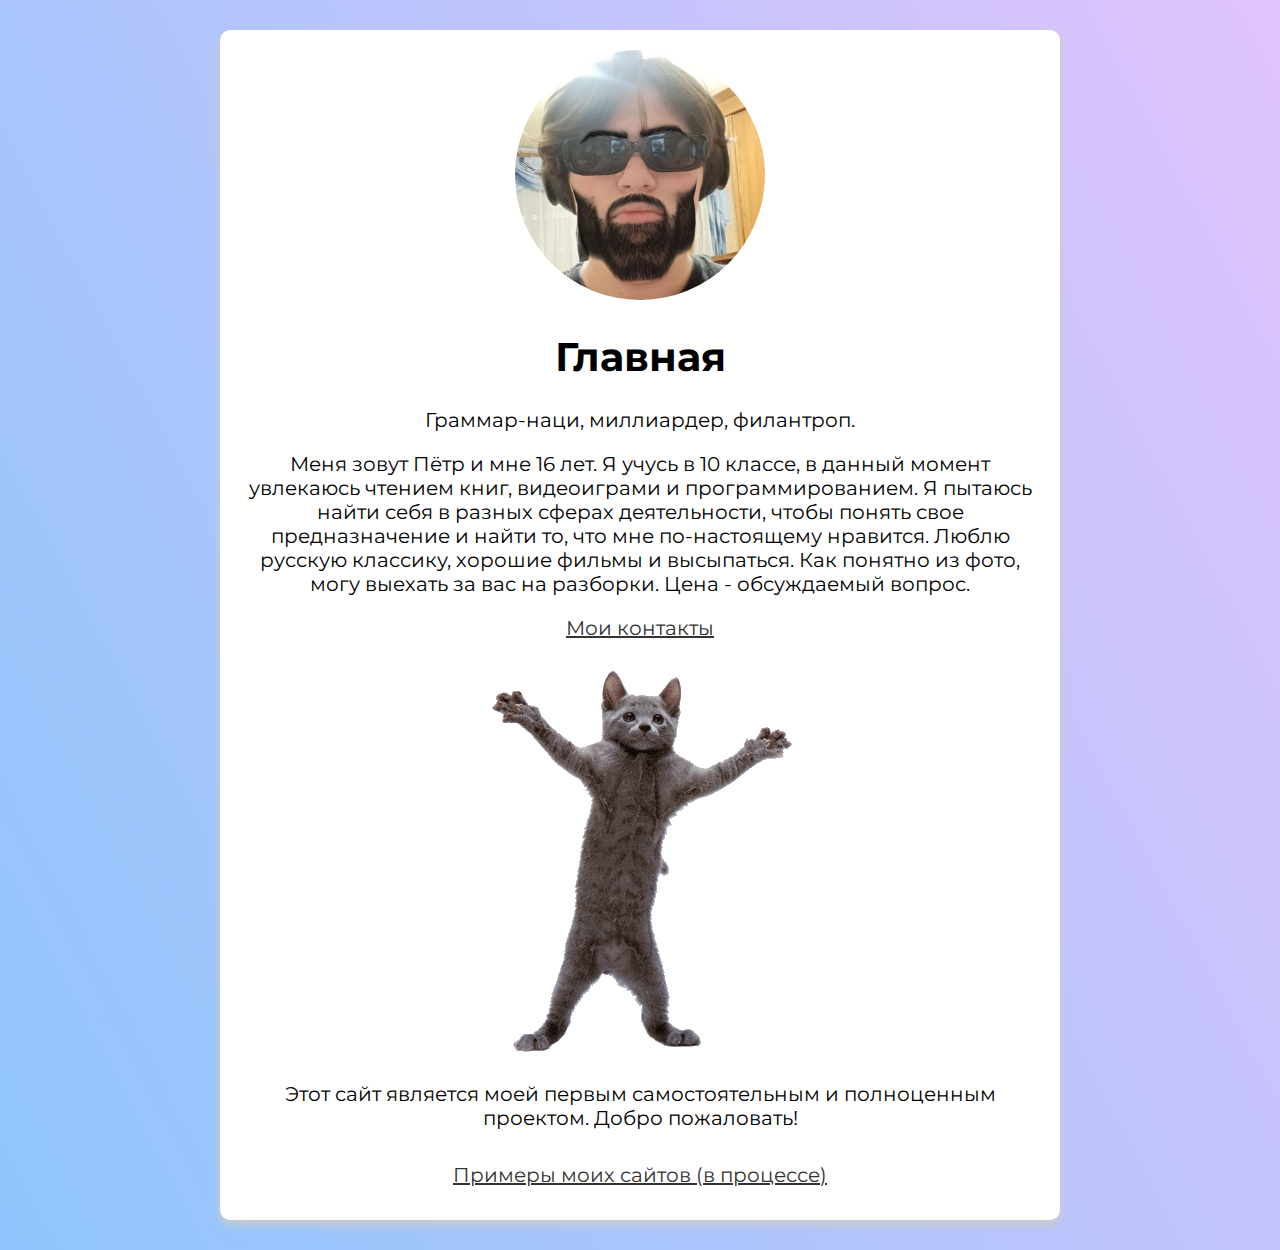
<file: index.html>
<!DOCTYPE html>
<html lang="ru">
<head>
    <meta charset="UTF-8">
     <link rel="icon" src="favicon.ico">
    <link rel="preconnect" href="https://fonts.googleapis.com">
<link rel="preconnect" href="https://fonts.gstatic.com" crossorigin>
<link href="https://fonts.googleapis.com/css2?family=Montserrat:wght@600&display=swap" rel="stylesheet">
    <link rel="stylesheet" href="style.css">
    <title>Главная</title>
</head>
<body link=#333 vlink=#333 alink=#333>
    <div class="card">
    <img class="card-photo" src="gigachad.jpg" alt="">
    <h1>Главная</h1>
    <p>Граммар-наци, миллиардер, филантроп.</p>
    
   <p>Меня зовут Пётр и мне 16 лет. Я учусь в 10 классе, в данный момент увлекаюсь чтением книг, видеоиграми и программированием. Я пытаюсь найти себя в разных сферах деятельности, чтобы понять свое предназначение и найти то, что мне по-настоящему нравится. Люблю русскую классику, хорошие фильмы и высыпаться. Как понятно из фото, могу выехать за вас на разборки. Цена - обсуждаемый вопрос.</p>
        <a class="link" href="contacts.html">Мои контакты</a>
  <p class="photo">
    <img src="dancing-cat-53.webp" alt="" width="311" height="397">
  </p>
    <p>Этот сайт является моей первым самостоятельным и полноценным проектом. Добро пожаловать!</p>    
    <ul></ul>
    <li>    
    <a class="link" href="sitelist.html">Примеры моих сайтов (в процессе)</a>
    </li>   
    </div>
</body>
</html>
</file>
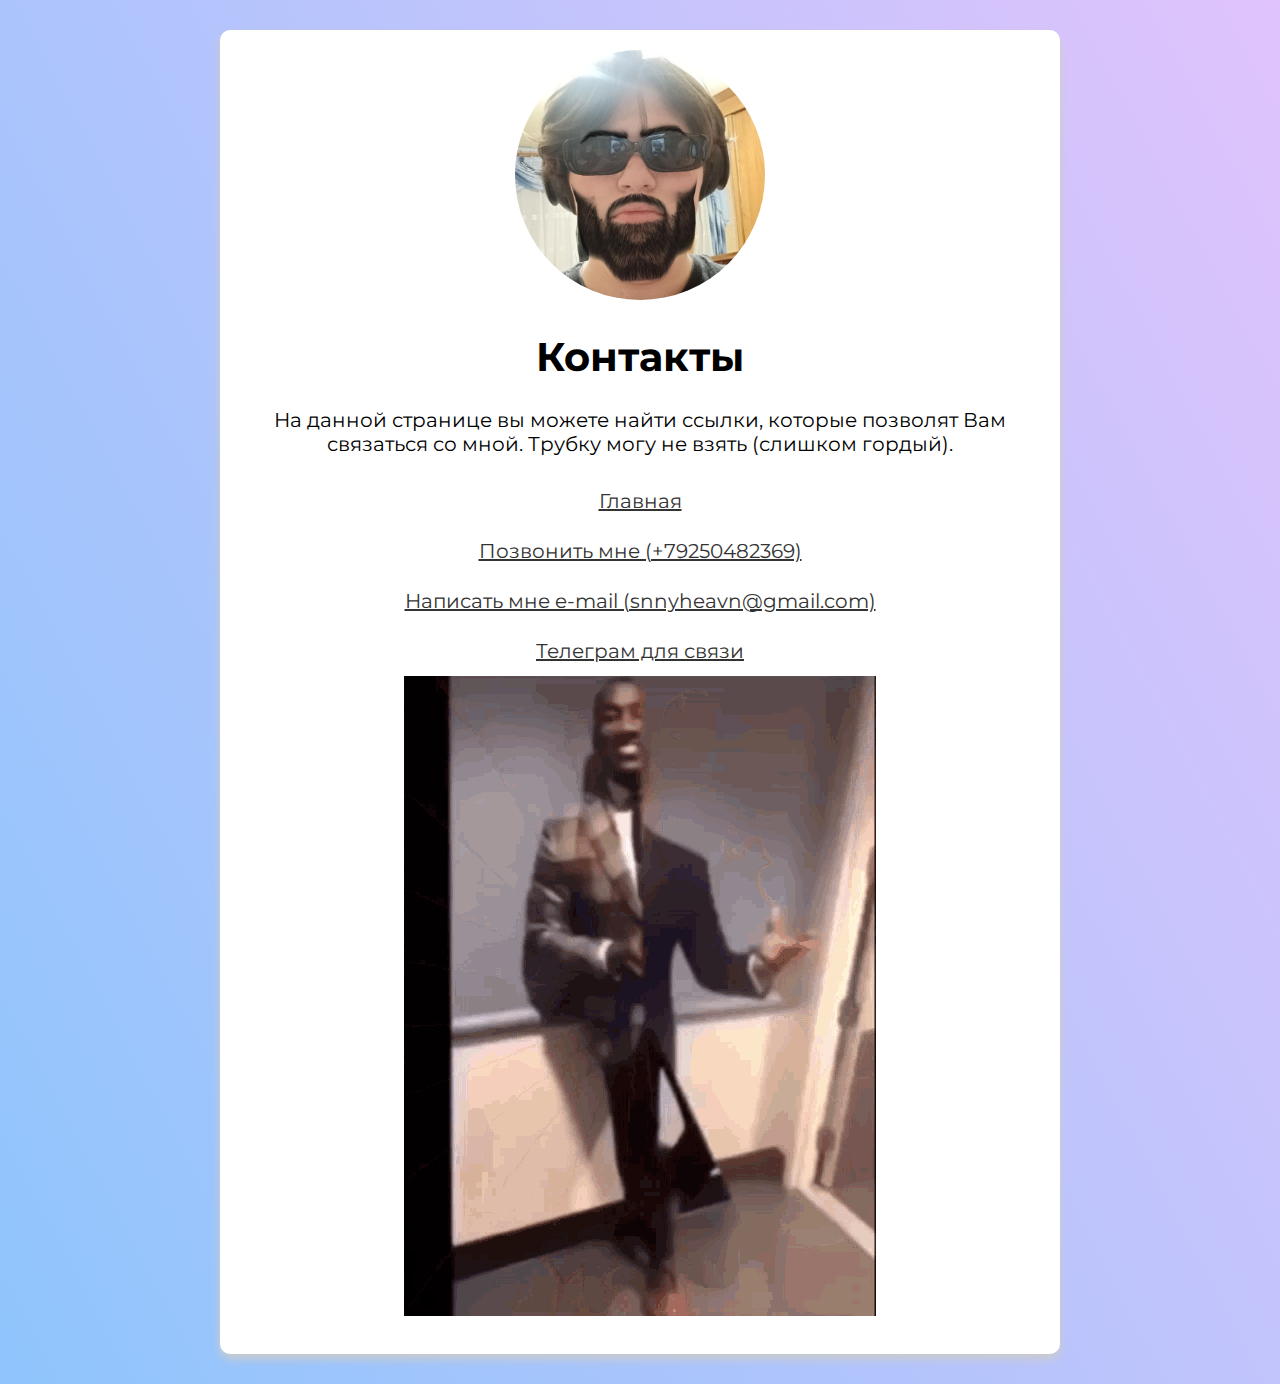
<file: contacts.html>
<!DOCTYPE html>
<html lang="ru">
<head>
    <meta charset="UTF-8">
    <link rel="icon" src="favicon.ico">
    <link rel="preconnect" href="https://fonts.googleapis.com">
<link rel="preconnect" href="https://fonts.gstatic.com" crossorigin>
<link href="https://fonts.googleapis.com/css2?family=Montserrat:wght@600&display=swap" rel="stylesheet">
    <link rel="stylesheet" href="style.css">
    <title>Мои контакты</title>
</head>
<body link=#333 vlink=#333 alink=#333>
    <div class="card">
    <img class="card-photo" src="gigachad.jpg">
    <h1>Контакты</h1>
    <p>На данной странице вы можете найти ссылки, которые позволят Вам связаться со мной. Трубку могу не взять (слишком гордый).</p>
    <ul></ul>
    <li> 
      <a class="link" href="index.html">Главная</a> 
    </li>
    <li>
    <a class="link" href="tel:+79250482369">Позвонить мне (+79250482369)</a>
    </li>
    <li>
    <a class="link" href="mailto:snnyheavn@gmail.com">Написать мне e-mail (snnyheavn@gmail.com)</a>
    </li>
    <li>
        <a class="link" href="https://t.me/berserk1111111111">Телеграм для связи</a>
    <li>
        <img src="very kind guy with a suits.gif">
    </li>
    </div>
</body>
</html>
</file>
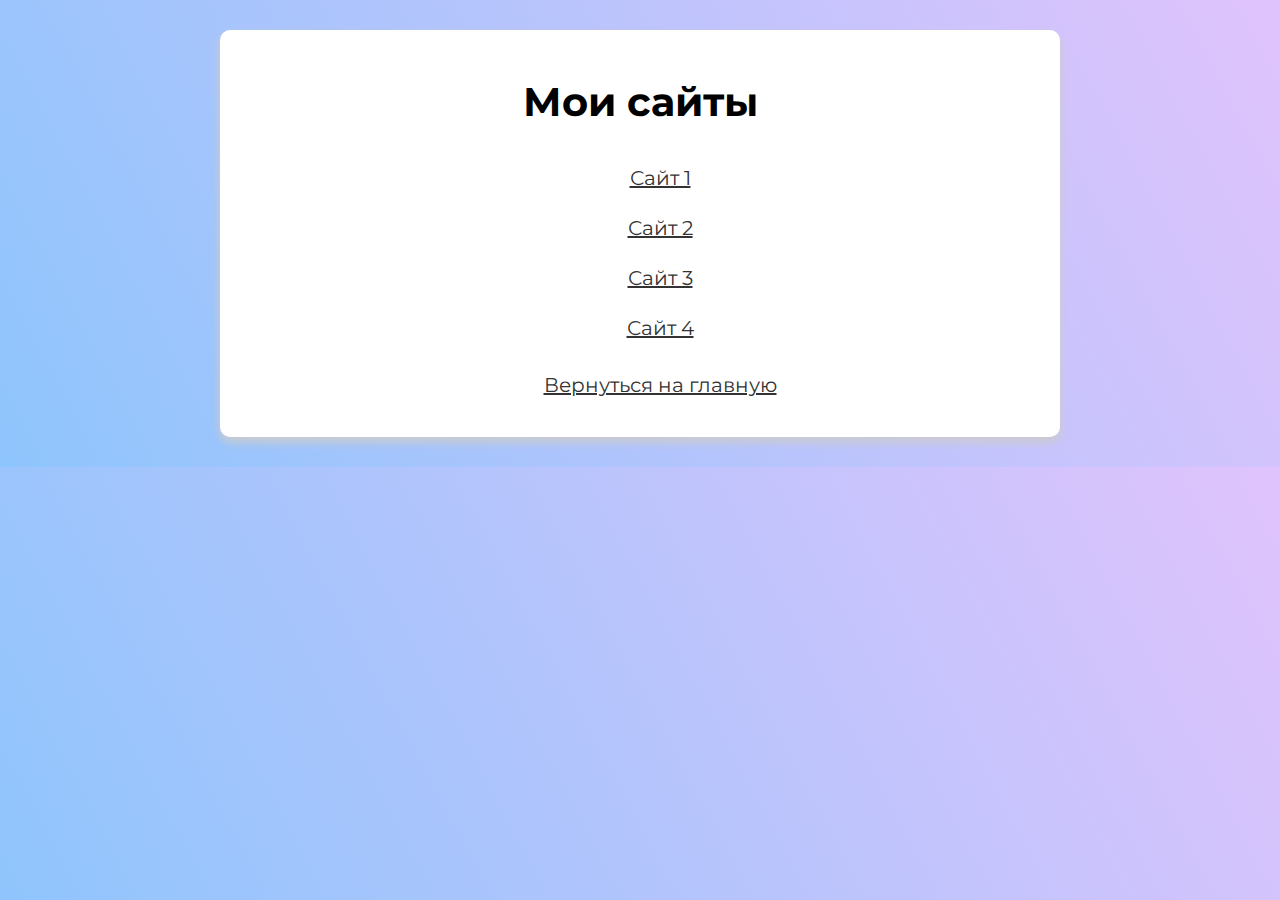
<file: sitelist.html>
<!DOCTYPE html>
<html lang="ru">
<head>
    <meta charset="UTF-8">
     <link rel="icon" src="favicon.ico">
    <link rel="preconnect" href="https://fonts.googleapis.com">
<link rel="preconnect" href="https://fonts.gstatic.com" crossorigin>
<link href="https://fonts.googleapis.com/css2?family=Montserrat:wght@600&display=swap" rel="stylesheet">
    <link rel="stylesheet" href="style.css">
    <title>Мои сайты</title>
</head>
    <body link=#333 vlink=#333 alink=#333>
        <div class="card">
        <h1>Мои сайты</h1>
<ul>
<li>
  <a class="link" href="">Сайт 1</a>
</li>
<li>
  <a class="link" href="">Сайт 2</a>
</li>
<li>
  <a class="link" href="">Сайт 3</a>
</li>
<li>
  <a class="link" href="">Сайт 4</a>
</li>
    <p><a class="link" href="index.html">Вернуться на главную</a></p>
    </ul>
    
        
        
       </div> 
    </body>
</html>
</file>
<file: style.css>
body {
    background-color: #8EC5FC;
background-image: linear-gradient(62deg, #8EC5FC 0%, #E0C3FC 100%);


    font-family: "Montserrat", sans-serif;
    font-size: 20px;
    text-align: center;
    text-decoration: none;
    list-style-type: none;
}
.card {
    width: 800px;
    margin: 30px auto;
    padding: 20px;
    
    background-color: white;
    box-shadow: 0 5px 10px #ccc;
    border-radius: 10px;
}

.card-photo {
    border-radius: 50%;
    width: 250px;
    height: 250px;
   
    }


.link:hover {
    box-shadow: 0px 3px 5px rgba(0,0,0,0.4);
    transition: box-shadow 0.5s;
}



.links-title {
    font-family: "Calibri", sans-serif;
    font-size: 28px;
    text-align: center;
    text-decoration: none;
    list-style-type: none;
}

.button {
    text-decoration: none;
}

.photo {
    text-align: center;
}

li {
    list-style-type: none;
    line-height: 2.5;
}
</file>
